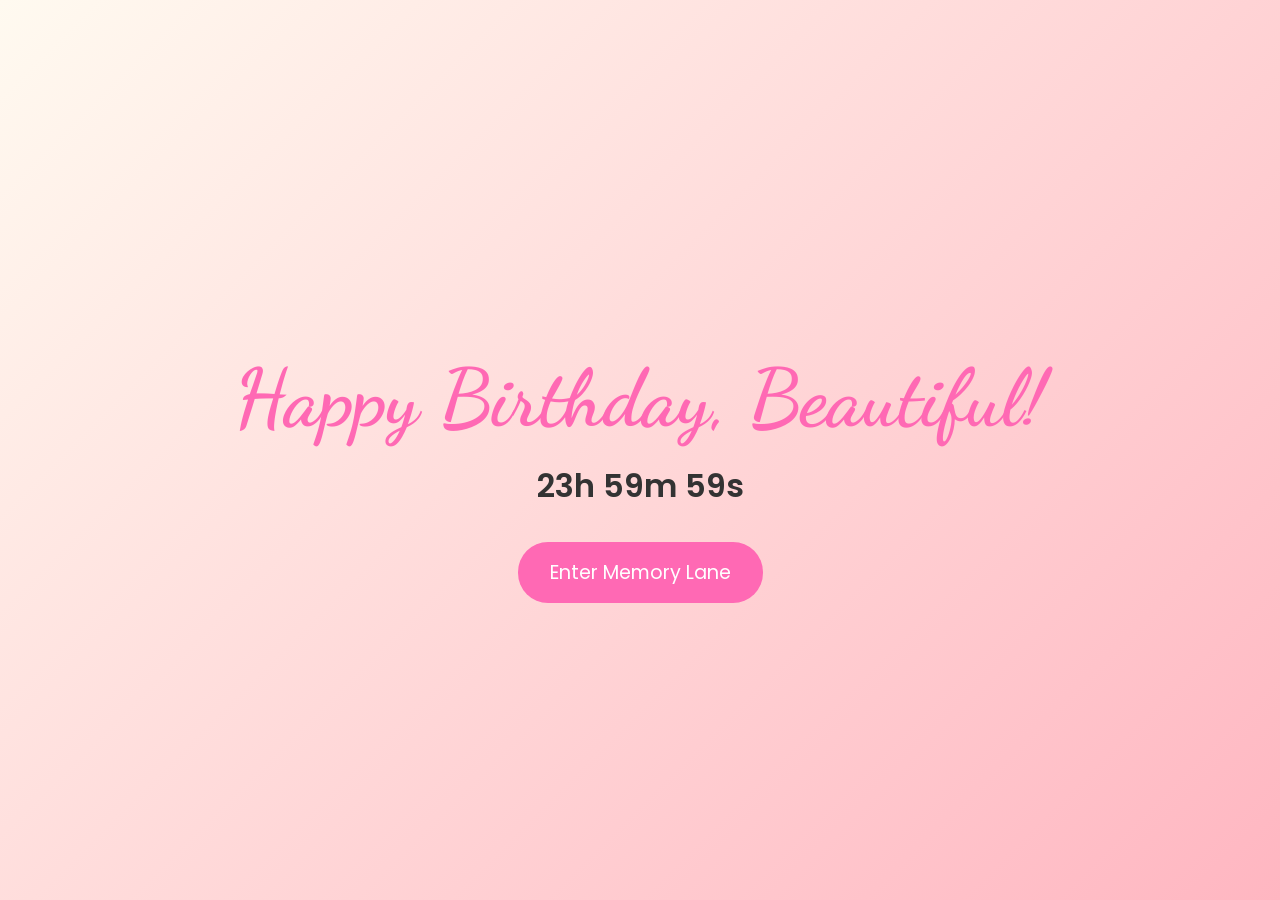
<file: birthday-website/index.html>
<!DOCTYPE html>
<html lang="en">
<head>
    <meta charset="UTF-8">
    <meta name="viewport" content="width=device-width, initial-scale=1.0">
    <title>Happy Birthday!</title>
    <link rel="stylesheet" href="css/style.css">
</head>
<body>
    <div class="hero">
        <h1 class="fade-in">Happy Birthday, Beautiful!</h1>
        <div class="countdown fade-in" id="countdown-timer">Loading...</div>
        <a href="timeline.html" class="btn fade-in">Enter Memory Lane</a>
    </div>
    <script src="js/script.js"></script>
</body>
</html>
</file>
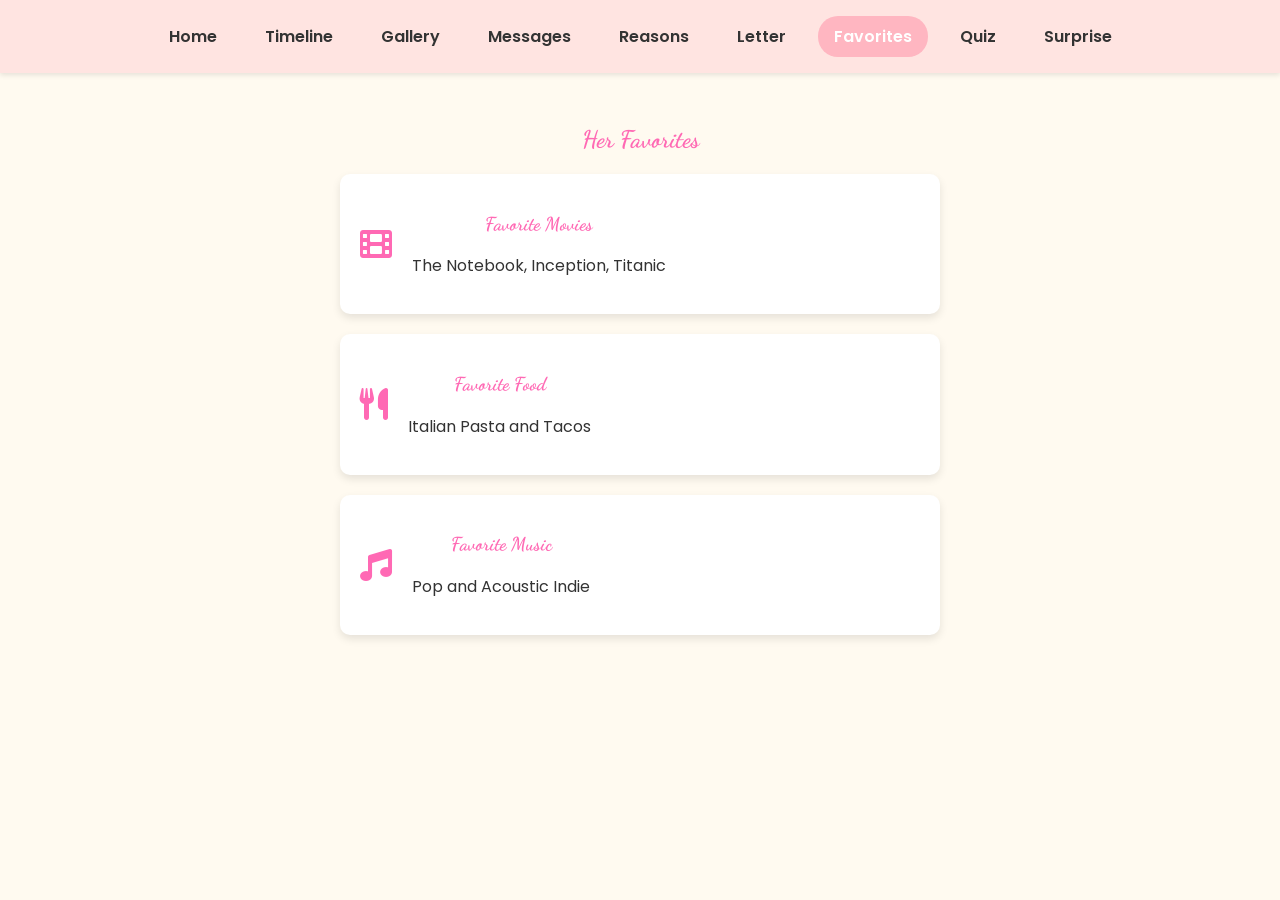
<file: birthday-website/favorites.html>
<!DOCTYPE html>
<html lang="en">
<head>
    <meta charset="UTF-8">
    <meta name="viewport" content="width=device-width, initial-scale=1.0">
    <title>Her Favorites</title>
    <link rel="stylesheet" href="css/style.css">
    <link rel="stylesheet" href="https://cdnjs.cloudflare.com/ajax/libs/font-awesome/6.0.0/css/all.min.css">
</head>
<body>
    <nav>
        <a href="index.html">Home</a>
        <a href="timeline.html">Timeline</a>
        <a href="gallery.html">Gallery</a>
        <a href="messages.html">Messages</a>
        <a href="reasons.html">Reasons</a>
        <a href="letter.html">Letter</a>
        <a href="favorites.html" class="active">Favorites</a>
        <a href="quiz.html">Quiz</a>
        <a href="surprise.html">Surprise</a>
    </nav>
    <div class="container">
        <h2 class="fade-in">Her Favorites</h2>
        <div class="favorites-list fade-in">
            <div class="favorite-item">
                <i class="fas fa-film"></i>
                <div>
                    <h3>Favorite Movies</h3>
                    <p>The Notebook, Inception, Titanic</p>
                </div>
            </div>
            <div class="favorite-item">
                <i class="fas fa-utensils"></i>
                <div>
                    <h3>Favorite Food</h3>
                    <p>Italian Pasta and Tacos</p>
                </div>
            </div>
            <div class="favorite-item">
                <i class="fas fa-music"></i>
                <div>
                    <h3>Favorite Music</h3>
                    <p>Pop and Acoustic Indie</p>
                </div>
            </div>
        </div>
    </div>
</body>
</html>
</file>
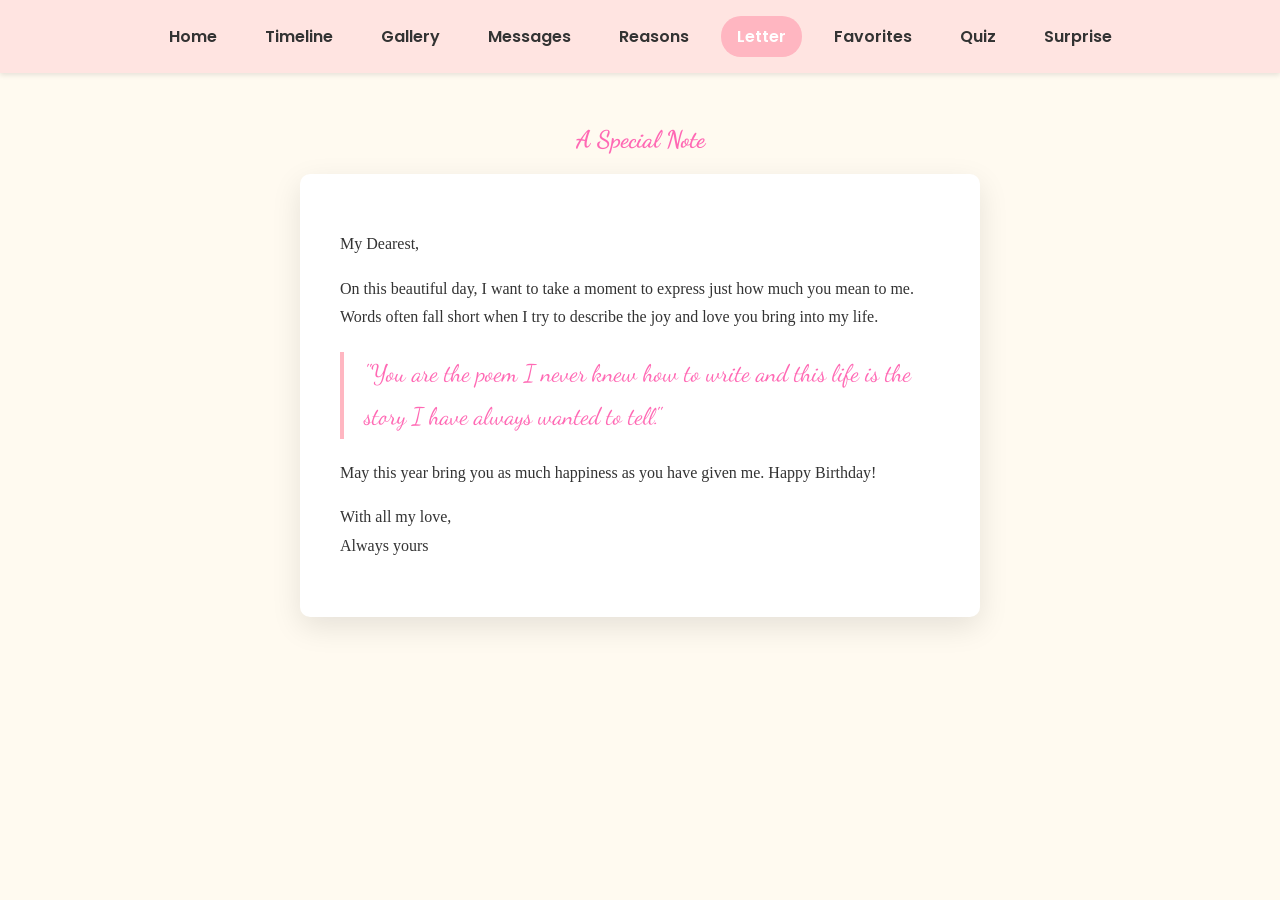
<file: birthday-website/letter.html>
<!DOCTYPE html>
<html lang="en">
<head>
    <meta charset="UTF-8">
    <meta name="viewport" content="width=device-width, initial-scale=1.0">
    <title>A Special Note</title>
    <link rel="stylesheet" href="css/style.css">
</head>
<body>
    <nav>
        <a href="index.html">Home</a>
        <a href="timeline.html">Timeline</a>
        <a href="gallery.html">Gallery</a>
        <a href="messages.html">Messages</a>
        <a href="reasons.html">Reasons</a>
        <a href="letter.html" class="active">Letter</a>
        <a href="favorites.html">Favorites</a>
        <a href="quiz.html">Quiz</a>
        <a href="surprise.html">Surprise</a>
    </nav>
    <div class="container">
        <h2 class="fade-in">A Special Note</h2>
        <div class="letter-content fade-in">
            <p>My Dearest,</p>
            <p>On this beautiful day, I want to take a moment to express just how much you mean to me. Words often fall short when I try to describe the joy and love you bring into my life.</p>
            <blockquote>
                "You are the poem I never knew how to write and this life is the story I have always wanted to tell."
            </blockquote>
            <p>May this year bring you as much happiness as you have given me. Happy Birthday!</p>
            <p>With all my love,<br>Always yours</p>
        </div>
    </div>
</body>
</html>
</file>
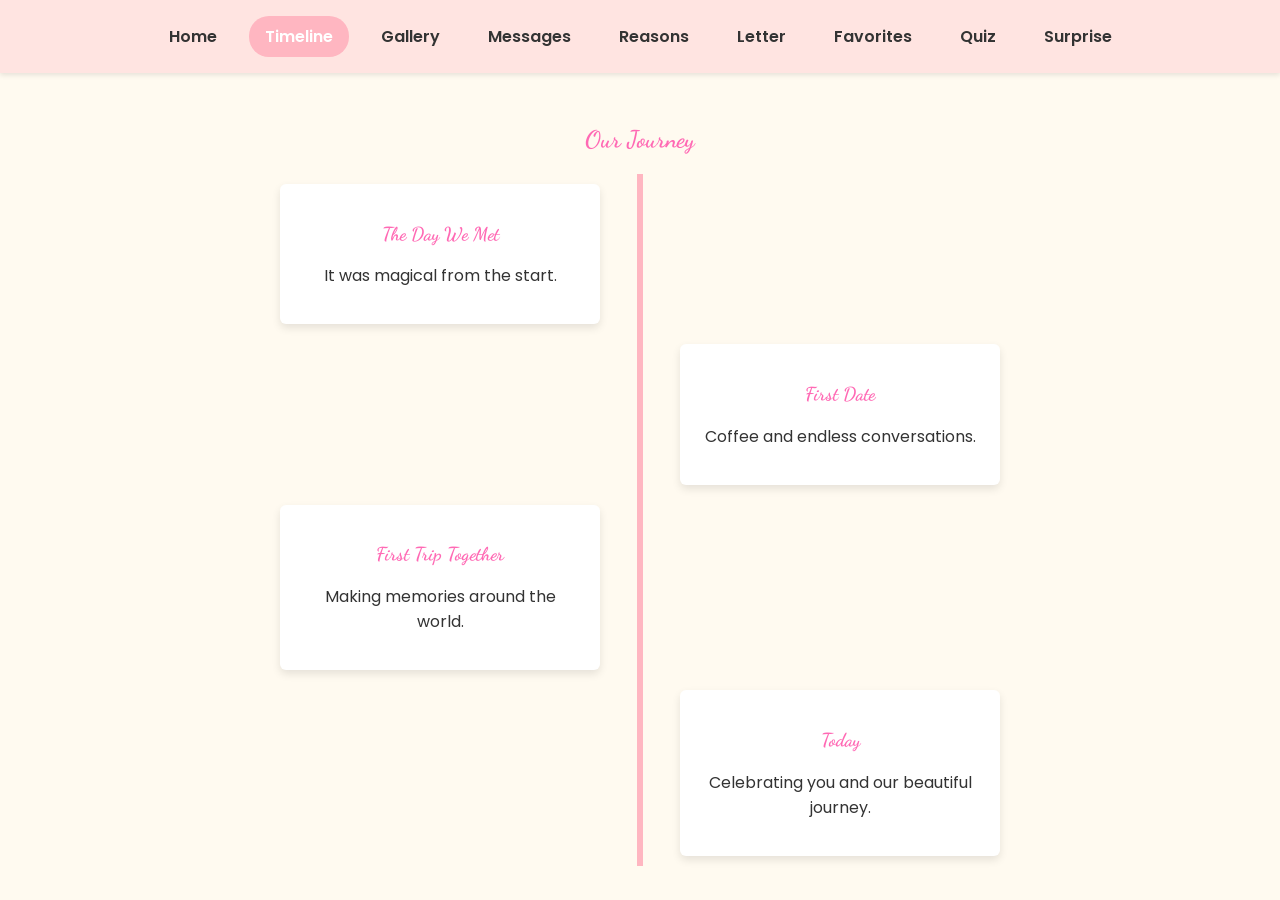
<file: birthday-website/timeline.html>
<!DOCTYPE html>
<html lang="en">
<head>
    <meta charset="UTF-8">
    <meta name="viewport" content="width=device-width, initial-scale=1.0">
    <title>Our Journey</title>
    <link rel="stylesheet" href="css/style.css">
</head>
<body>
    <nav>
        <a href="index.html">Home</a>
        <a href="timeline.html" class="active">Timeline</a>
        <a href="gallery.html">Gallery</a>
        <a href="messages.html">Messages</a>
        <a href="reasons.html">Reasons</a>
        <a href="letter.html">Letter</a>
        <a href="favorites.html">Favorites</a>
        <a href="quiz.html">Quiz</a>
        <a href="surprise.html">Surprise</a>
    </nav>
    <div class="container">
        <h2 class="fade-in">Our Journey</h2>
        <div class="timeline fade-in">
            <div class="timeline-item left">
                <div class="timeline-content">
                    <h3>The Day We Met</h3>
                    <p>It was magical from the start.</p>
                </div>
            </div>
            <div class="timeline-item right">
                <div class="timeline-content">
                    <h3>First Date</h3>
                    <p>Coffee and endless conversations.</p>
                </div>
            </div>
            <div class="timeline-item left">
                <div class="timeline-content">
                    <h3>First Trip Together</h3>
                    <p>Making memories around the world.</p>
                </div>
            </div>
            <div class="timeline-item right">
                <div class="timeline-content">
                    <h3>Today</h3>
                    <p>Celebrating you and our beautiful journey.</p>
                </div>
            </div>
        </div>
    </div>
</body>
</html>
</file>
<file: birthday-website/css/style.css>
/* style.css */
@import url('https://fonts.googleapis.com/css2?family=Poppins:wght@300;400;600&family=Dancing+Script:wght@700&display=swap');

:root {
  --primary-color: #ffb6c1; /* Light pink */
  --secondary-color: #ffd700; /* Gold */
  --text-color: #333;
  --bg-color: #fffaf0; /* Floral white */
  --nav-bg: #ffe4e1; /* Misty rose */
}

body {
  font-family: 'Poppins', sans-serif;
  margin: 0;
  padding: 0;
  background-color: var(--bg-color);
  color: var(--text-color);
  overflow-x: hidden;
}

h1, h2, h3 {
  font-family: 'Dancing Script', cursive;
  color: #ff69b4; /* Hot pink */
}

/* Navigation */
nav {
  background-color: var(--nav-bg);
  padding: 1rem;
  display: flex;
  justify-content: center;
  flex-wrap: wrap;
  position: sticky;
  top: 0;
  z-index: 1000;
  box-shadow: 0 2px 5px rgba(0,0,0,0.1);
}

nav a {
  text-decoration: none;
  color: var(--text-color);
  padding: 0.5rem 1rem;
  margin: 0 0.5rem;
  border-radius: 20px;
  transition: background-color 0.3s, color 0.3s;
  font-weight: 600;
}

nav a:hover, nav a.active {
  background-color: #ffb6c1;
  color: white;
}

/* Common Container */
.container {
  max-width: 1200px;
  margin: 0 auto;
  padding: 2rem;
  text-align: center;
}

/* Home Page */
.hero {
  height: 100vh;
  display: flex;
  flex-direction: column;
  align-items: center;
  justify-content: center;
  text-align: center;
  background: linear-gradient(135deg, var(--bg-color), var(--primary-color));
}

.hero h1 {
  font-size: 5rem;
  margin-bottom: 1rem;
  animation: pulse 2s infinite;
}

@keyframes pulse {
  0% { transform: scale(1); }
  50% { transform: scale(1.05); }
  100% { transform: scale(1); }
}

.countdown {
  font-size: 2rem;
  margin-bottom: 2rem;
  font-weight: 600;
}

.btn {
  display: inline-block;
  padding: 1rem 2rem;
  background-color: #ff69b4;
  color: white;
  text-decoration: none;
  border-radius: 30px;
  font-size: 1.2rem;
  transition: transform 0.3s, box-shadow 0.3s;
  border: none;
  cursor: pointer;
}

.btn:hover {
  transform: translateY(-5px);
  box-shadow: 0 5px 15px rgba(255,105,180,0.4);
}

/* Fade-in Animation */
.fade-in {
  animation: fadeIn 1s ease-in;
}

@keyframes fadeIn {
  from { opacity: 0; transform: translateY(20px); }
  to { opacity: 1; transform: translateY(0); }
}

/* Timeline */
.timeline {
  position: relative;
  max-width: 800px;
  margin: 0 auto;
}

.timeline::after {
  content: '';
  position: absolute;
  width: 6px;
  background-color: var(--primary-color);
  top: 0;
  bottom: 0;
  left: 50%;
  margin-left: -3px;
}

.timeline-item {
  padding: 10px 40px;
  position: relative;
  background-color: inherit;
  width: 50%;
  box-sizing: border-box;
}

.timeline-item.left { left: 0; }
.timeline-item.right { left: 50%; }

.timeline-content {
  padding: 20px;
  background-color: white;
  position: relative;
  border-radius: 6px;
  box-shadow: 0 4px 8px rgba(0,0,0,0.1);
}

/* Gallery */
.gallery-grid {
  display: grid;
  grid-template-columns: repeat(auto-fill, minmax(250px, 1fr));
  gap: 15px;
  margin-top: 2rem;
}

.gallery-grid img {
  width: 100%;
  border-radius: 10px;
  box-shadow: 0 4px 8px rgba(0,0,0,0.1);
  transition: transform 0.3s;
}

.gallery-grid img:hover {
  transform: scale(1.05);
}

.upload-section {
  margin-bottom: 2rem;
}

/* Messages */
.message-wall {
  display: flex;
  flex-wrap: wrap;
  gap: 20px;
  justify-content: center;
  margin-top: 2rem;
}

.sticky-note {
  background-color: #fffacd;
  padding: 20px;
  width: 200px;
  height: 200px;
  box-shadow: 5px 5px 15px rgba(0,0,0,0.2);
  display: flex;
  align-items: center;
  justify-content: center;
  text-align: center;
  font-family: 'Dancing Script', cursive;
  font-size: 1.5rem;
  transform: rotate(-2deg);
  transition: transform 0.3s;
}

.sticky-note:nth-child(even) {
  transform: rotate(3deg);
  background-color: #e6e6fa;
}

.sticky-note:hover {
  transform: scale(1.1);
  z-index: 10;
}

/* Reasons */
.reasons-grid {
  display: grid;
  grid-template-columns: repeat(auto-fit, minmax(200px, 1fr));
  gap: 20px;
}

.flip-card {
  background-color: transparent;
  width: 100%;
  height: 200px;
  perspective: 1000px;
}

.flip-card-inner {
  position: relative;
  width: 100%;
  height: 100%;
  text-align: center;
  transition: transform 0.6s;
  transform-style: preserve-3d;
  box-shadow: 0 4px 8px rgba(0,0,0,0.1);
  border-radius: 10px;
}

.flip-card:hover .flip-card-inner {
  transform: rotateY(180deg);
}

.flip-card-front, .flip-card-back {
  position: absolute;
  width: 100%;
  height: 100%;
  backface-visibility: hidden;
  display: flex;
  align-items: center;
  justify-content: center;
  padding: 20px;
  box-sizing: border-box;
  border-radius: 10px;
}

.flip-card-front {
  background-color: var(--primary-color);
  color: white;
  font-size: 2rem;
}

.flip-card-back {
  background-color: white;
  color: var(--text-color);
  transform: rotateY(180deg);
  border: 2px solid var(--primary-color);
}

/* Letter */
.letter-content {
  max-width: 600px;
  margin: 0 auto;
  background-color: white;
  padding: 40px;
  border-radius: 10px;
  box-shadow: 0 10px 30px rgba(0,0,0,0.1);
  text-align: left;
  line-height: 1.8;
  font-family: 'Georgia', serif;
}

.letter-content blockquote {
  font-family: 'Dancing Script', cursive;
  font-size: 1.5rem;
  color: #ff69b4;
  border-left: 4px solid var(--primary-color);
  padding-left: 20px;
  margin: 20px 0;
}

/* Favorites */
.favorites-list {
  display: flex;
  flex-direction: column;
  gap: 20px;
  max-width: 600px;
  margin: 0 auto;
}

.favorite-item {
  background-color: white;
  padding: 20px;
  border-radius: 10px;
  box-shadow: 0 4px 8px rgba(0,0,0,0.1);
  display: flex;
  align-items: center;
  gap: 20px;
  transition: transform 0.3s, box-shadow 0.3s;
}

.favorite-item:hover {
  transform: translateX(10px);
  box-shadow: 0 6px 12px rgba(0,0,0,0.15);
}

.favorite-item i {
  font-size: 2rem;
  color: #ff69b4;
}

/* Quiz */
.quiz-container {
  background-color: white;
  padding: 30px;
  border-radius: 10px;
  box-shadow: 0 4px 8px rgba(0,0,0,0.1);
  max-width: 500px;
  margin: 0 auto;
}

.question {
  margin-bottom: 20px;
  text-align: left;
}

.options {
  display: flex;
  flex-direction: column;
  gap: 10px;
}

.options button {
  padding: 10px;
  border: 1px solid var(--primary-color);
  background-color: white;
  border-radius: 5px;
  cursor: pointer;
  transition: background-color 0.3s;
}

.options button:hover {
  background-color: var(--primary-color);
  color: white;
}

/* Surprise */
.surprise-container {
  height: 80vh;
  display: flex;
  flex-direction: column;
  align-items: center;
  justify-content: center;
}

.cake {
  font-size: 10rem;
  cursor: pointer;
  transition: transform 0.3s;
}

.cake:hover {
  transform: scale(1.1);
}

canvas#confetti {
  position: fixed;
  top: 0;
  left: 0;
  width: 100%;
  height: 100%;
  pointer-events: none;
  z-index: 9999;
}
</file>
